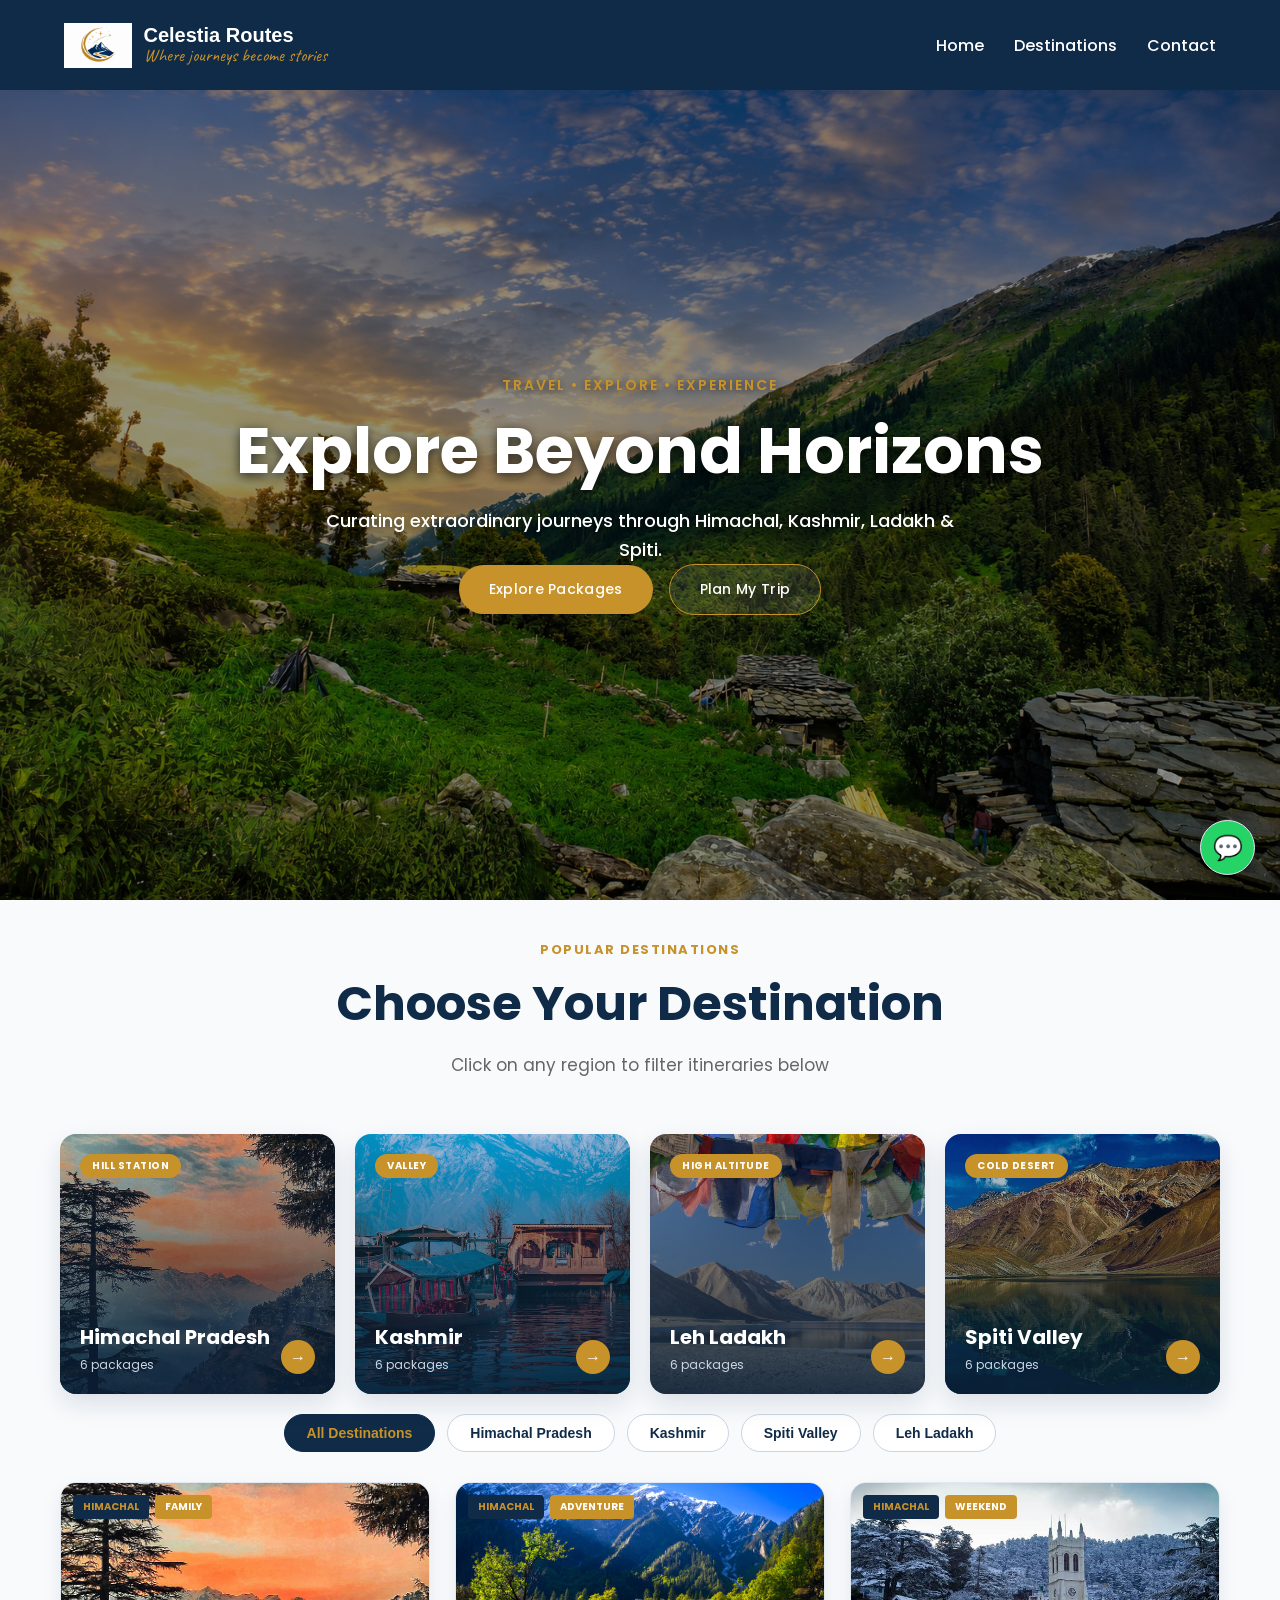
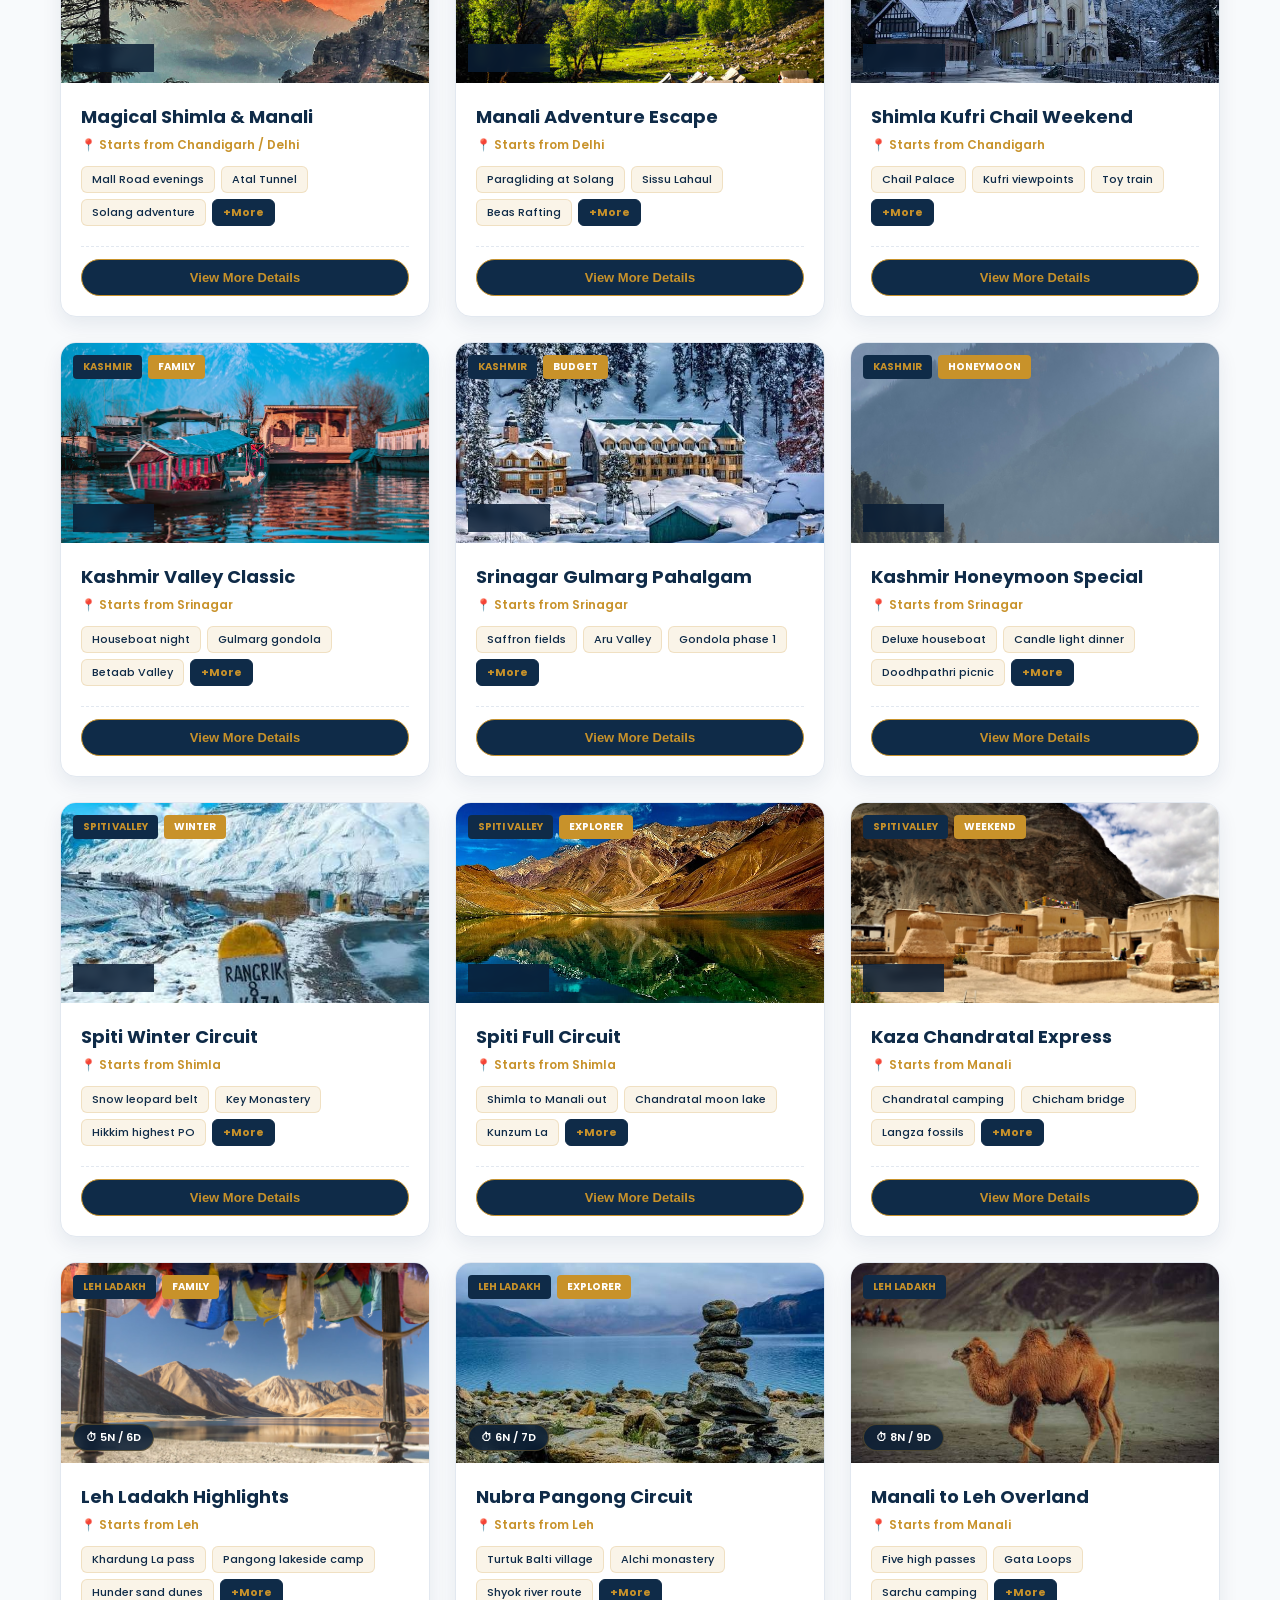
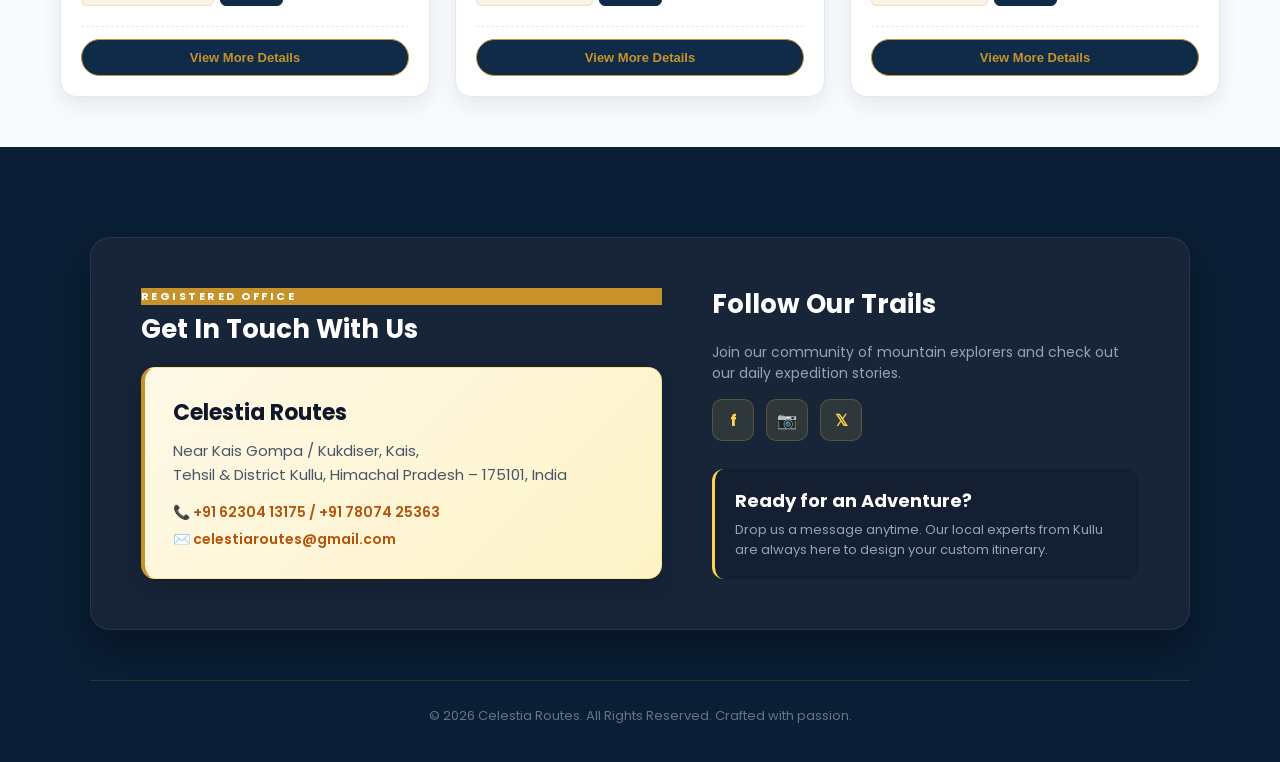
<file: index.html>
<!DOCTYPE html>
<html lang="en">

<head>
    <!-- Google tag (gtag.js) -->
    <script async src="https://www.googletagmanager.com/gtag/js?id=AW-18494817242"></script>
    <script>
      window.dataLayer = window.dataLayer || [];
      function gtag(){dataLayer.push(arguments);}
      gtag('js', new Date());

      gtag('config', 'AW-18494817242');
    </script>

    <meta charset="UTF-8">
    <meta name="viewport" content="width=device-width, initial-scale=1.0">

    <!-- Google Search SEO Meta Tags -->
    <title>Celestia Routes | Himachal, Kashmir, Ladakh & Spiti Tour Packages</title>
    <meta name="description" content="Explore Himachal, Spiti Valley, Ladakh & Kashmir with Celestia Routes. Custom-crafted itineraries, verified stays, and memorable journeys.">
    <meta name="keywords" content="Celestia Routes, Himachal Tour Packages, Kashmir Tour, Leh Ladakh Expedition, Spiti Valley Trips">

    <!-- Open Graph Tags for Social Media Sharing -->
    <meta property="og:title" content="Celestia Routes | Where Journeys Become Stories">
    <meta property="og:description" content="Curating extraordinary journeys through Himachal, Kashmir, Ladakh, and Spiti.">
    <meta property="og:image" content="Image/logo.png">
    <meta property="og:url" content="https://celestiaroutes.com">

    <link rel="stylesheet" href="style.css">
    <link href="https://fonts.googleapis.com/css2?family=Caveat:wght@500&family=Poppins:wght@400;500;600;700&display=swap" rel="stylesheet">

    <!-- Brand Color Custom Styling -->
    <style>
        :root {
            --brand-navy: #0F2B48;
            --brand-navy-dark: #0A1E35;
            --brand-gold: #C8922A;
            --brand-gold-hover: #B07E1E;
            --brand-gold-light: #FAF4E8;
            --bg-light: #F8FAFC;
        }

        body {
            font-family: 'Poppins', sans-serif;
            background-color: var(--bg-light);
            color: #1e293b;
            margin: 0;
            padding: 0;
        }

        /* Top Main Destinations Grid */
        .dest-cards-container {
            max-width: 1200px;
            margin: 40px auto 20px;
            padding: 0 20px;
            display: grid;
            grid-template-columns: repeat(auto-fit, minmax(240px, 1fr));
            gap: 20px;
        }

        .dest-hero-card {
            position: relative;
            height: 260px;
            border-radius: 16px;
            overflow: hidden;
            box-shadow: 0 10px 25px rgba(15, 43, 72, 0.12);
            cursor: pointer;
            transition: transform 0.3s ease, box-shadow 0.3s ease;
            background-size: cover;
            background-position: center;
        }

        .dest-hero-card:hover {
            transform: translateY(-6px);
            box-shadow: 0 15px 35px rgba(15, 43, 72, 0.25);
        }

        .dest-card-overlay {
            position: absolute;
            inset: 0;
            background: linear-gradient(180deg, rgba(15, 43, 72, 0.15) 0%, rgba(10, 30, 53, 0.9) 100%);
            padding: 20px;
            display: flex;
            flex-direction: column;
            justify-content: space-between;
            box-sizing: border-box;
        }

        .dest-tag {
            align-self: flex-start;
            background: var(--brand-gold);
            color: #ffffff;
            font-size: 10px;
            font-weight: 700;
            padding: 4px 12px;
            border-radius: 20px;
            text-transform: uppercase;
            letter-spacing: 0.5px;
        }

        .dest-info h3 {
            color: #ffffff;
            font-size: 20px;
            margin: 0 0 4px 0;
            font-weight: 700;
        }

        .dest-info p {
            color: #cbd5e1;
            font-size: 12px;
            margin: 0;
        }

        .dest-arrow {
            position: absolute;
            bottom: 20px;
            right: 20px;
            width: 34px;
            height: 34px;
            background: var(--brand-gold);
            color: white;
            border-radius: 50%;
            display: flex;
            align-items: center;
            justify-content: center;
            font-size: 16px;
            font-weight: bold;
            transition: background 0.2s;
        }

        .dest-hero-card:hover .dest-arrow {
            background: #ffffff;
            color: var(--brand-navy);
        }

        /* Filter Pills Tabs */
        .filter-tabs {
            display: flex;
            justify-content: center;
            gap: 12px;
            margin: 20px auto 30px;
            flex-wrap: wrap;
            padding: 0 15px;
        }

        .filter-btn {
            background: #ffffff;
            border: 1px solid #cbd5e1;
            padding: 10px 22px;
            border-radius: 30px;
            font-size: 14px;
            font-weight: 600;
            color: var(--brand-navy);
            cursor: pointer;
            transition: all 0.2s ease;
        }

        .filter-btn.active, .filter-btn:hover {
            background: var(--brand-navy);
            color: var(--brand-gold);
            border-color: var(--brand-navy);
        }

        /* Packages Grid */
        .pkg-grid {
            display: grid;
            grid-template-columns: repeat(auto-fill, minmax(320px, 1fr));
            gap: 25px;
            max-width: 1200px;
            margin: 0 auto 50px;
            padding: 0 20px;
        }

        .pkg-card {
            background: #ffffff;
            border-radius: 16px;
            overflow: hidden;
            box-shadow: 0 8px 20px rgba(15, 43, 72, 0.08);
            transition: transform 0.3s ease, box-shadow 0.3s ease;
            display: flex;
            flex-direction: column;
            border: 1px solid #e2e8f0;
        }

        .pkg-card:hover {
            transform: translateY(-5px);
            box-shadow: 0 15px 30px rgba(15, 43, 72, 0.16);
            border-color: var(--brand-gold);
        }

        .pkg-img-box {
            position: relative;
            height: 200px;
            background-size: cover;
            background-position: center;
        }

        .pkg-badges {
            position: absolute;
            top: 12px;
            left: 12px;
            display: flex;
            gap: 6px;
            flex-wrap: wrap;
        }

        .badge-pill {
            background: var(--brand-navy);
            color: var(--brand-gold);
            font-size: 10px;
            font-weight: 700;
            padding: 4px 10px;
            border-radius: 4px;
            text-transform: uppercase;
        }

        .badge-pill.gold {
            background: var(--brand-gold);
            color: #ffffff;
        }

        .pkg-duration {
            position: absolute;
            bottom: 12px;
            left: 12px;
            background: rgba(10, 30, 53, 0.85);
            color: #ffffff;
            font-size: 11px;
            font-weight: 600;
            padding: 4px 12px;
            border-radius: 20px;
            backdrop-filter: blur(4px);
            border: 1px solid rgba(200, 146, 42, 0.3);
        }

        .pkg-body {
            padding: 20px;
            display: flex;
            flex-direction: column;
            flex-grow: 1;
        }

        .pkg-title {
            font-size: 18px;
            font-weight: 700;
            color: var(--brand-navy);
            margin: 0 0 6px 0;
        }

        .pkg-location {
            font-size: 12px;
            color: var(--brand-gold);
            font-weight: 600;
            margin-bottom: 12px;
        }

        .pkg-highlights {
            display: flex;
            gap: 6px;
            flex-wrap: wrap;
            margin-bottom: 20px;
        }

        .highlight-tag {
            background: var(--brand-gold-light);
            color: var(--brand-navy);
            font-size: 11px;
            font-weight: 500;
            padding: 4px 10px;
            border-radius: 6px;
            border: 1px solid rgba(200, 146, 42, 0.2);
        }

        .highlight-tag.more-tag {
            background: var(--brand-navy);
            color: var(--brand-gold);
            font-weight: 700;
            border: 1px solid var(--brand-navy);
            cursor: pointer;
        }

        .pkg-footer {
            display: flex;
            align-items: center;
            justify-content: flex-end;
            margin-top: auto;
            padding-top: 12px;
            border-top: 1px dashed #e2e8f0;
        }

        .view-btn {
            background: var(--brand-navy);
            color: var(--brand-gold);
            border: 1px solid var(--brand-gold);
            padding: 10px 20px;
            border-radius: 20px;
            font-size: 13px;
            font-weight: 700;
            cursor: pointer;
            transition: all 0.2s ease;
            width: 100%;
            text-align: center;
        }

        .view-btn:hover {
            background: var(--brand-gold);
            color: #ffffff;
            border-color: var(--brand-gold);
        }

        /* Footer Custom Styling */
        .footer-section {
            background: var(--brand-navy-dark) !important;
        }

        /* Modal Overlay Styling */
        .modal-overlay {
            display: none;
            position: fixed;
            top: 0;
            left: 0;
            width: 100%;
            height: 100%;
            background: rgba(10, 30, 53, 0.75);
            backdrop-filter: blur(4px);
            z-index: 1000;
            justify-content: center;
            align-items: center;
        }

        .modal-box {
            background: #ffffff;
            padding: 32px 28px 28px 28px;
            border-radius: 16px;
            width: 90%;
            max-width: 400px;
            box-shadow: 0 20px 40px rgba(10, 30, 53, 0.3);
            position: relative;
            font-family: 'Poppins', sans-serif;
            box-sizing: border-box;
            border-top: 4px solid var(--brand-gold);
        }

        .close-btn {
            position: absolute;
            top: 16px;
            right: 16px;
            width: 32px;
            height: 32px;
            background: #f1f5f9;
            color: #64748b;
            border-radius: 50%;
            display: flex;
            align-items: center;
            justify-content: center;
            font-size: 20px;
            font-weight: bold;
            cursor: pointer;
            transition: all 0.2s ease;
        }

        .close-btn:hover {
            background: var(--brand-gold-light);
            color: var(--brand-navy);
            transform: rotate(90deg);
        }

        .form-group {
            margin-bottom: 16px;
        }

        .form-group label {
            display: block;
            font-size: 13px;
            font-weight: 600;
            color: var(--brand-navy);
            margin-bottom: 6px;
        }

        .form-group input {
            width: 100%;
            padding: 11px 14px;
            border: 1px solid #cbd5e1;
            border-radius: 8px;
            font-size: 14px;
            box-sizing: border-box;
            outline: none;
        }

        .form-group input:focus {
            border-color: var(--brand-gold);
        }

        .submit-btn {
            width: 100%;
            background: #25D366;
            color: white;
            border: none;
            padding: 13px;
            border-radius: 8px;
            font-size: 15px;
            font-weight: 700;
            cursor: pointer;
            margin-top: 6px;
        }

        /* Floating WhatsApp Icon */
        .whatsapp-float {
            position: fixed;
            bottom: 25px;
            right: 25px;
            background-color: #25D366;
            color: white;
            border-radius: 50px;
            text-align: center;
            font-size: 24px;
            box-shadow: 0px 4px 12px rgba(0, 0, 0, 0.2);
            z-index: 999;
            display: flex;
            align-items: center;
            justify-content: center;
            width: 55px;
            height: 55px;
            text-decoration: none;
            transition: transform 0.3s ease;
        }

        .whatsapp-float:hover {
            transform: scale(1.1);
        }
    </style>
</head>

<body>
    <!-- Navigation -->
    <nav class="navbar" style="background: var(--brand-navy);">
        <div class="logo">
            <img src="Image/logo.png" alt="Celestia Routes Logo" style="height: 45px; vertical-align: middle;">
            <div style="display: inline-block; vertical-align: middle; margin-left: 12px;">
                <span style="display: block; font-weight: bold; font-size: 20px; color: #ffffff; font-family: Arial, sans-serif;">Celestia Routes</span>
                <span class="logo-tagline" style="display: block; font-family: 'Caveat', cursive; font-size: 18px; color: var(--brand-gold); margin-top: -3px;">Where journeys become stories</span>
            </div>
        </div>
        
        <ul class="nav-links">
            <li><a href="#home" style="color: #ffffff;">Home</a></li>
            <li><a href="#destinations" style="color: #ffffff;">Destinations</a></li>
            <li><a href="#contact" style="color: #ffffff;">Contact</a></li>
        </ul>
    </nav>

    <!-- Hero Section -->
    <section class="hero" id="home">
        <div class="hero-content">
            <p class="hero-tagline" style="color: var(--brand-gold); letter-spacing: 2px;">TRAVEL • EXPLORE • EXPERIENCE</p>
            <h1 style="color: #ffffff;">Explore Beyond Horizons</h1>
            <p class="hero-subtitle">Curating extraordinary journeys through Himachal, Kashmir, Ladakh & Spiti.</p>
            <div class="hero-buttons">
                <a href="#destinations" class="btn primary-btn" style="background: var(--brand-gold); color: #ffffff;">Explore Packages</a>
                <a href="javascript:void(0)" onclick="openInquiryForm('Custom Trip')" class="btn secondary-btn" style="border-color: var(--brand-gold); color: #ffffff;">Plan My Trip</a>
            </div>
        </div>
    </section>

    <!-- Main Active Destinations Section -->
    <section id="destinations">
        <div class="section-heading" style="text-align: center; margin-top: 40px;">
            <p class="small-title" style="color: var(--brand-gold); font-weight: 700; letter-spacing: 1.5px;">POPULAR DESTINATIONS</p>
            <h2 style="color: var(--brand-navy);">Choose Your Destination</h2>
            <p>Click on any region to filter itineraries below</p>
        </div>

        <div class="dest-cards-container">
            <!-- Himachal Pradesh -->
            <div class="dest-hero-card" style="background-image: url('Image/manali.jpg');" onclick="filterCategory('himachal')">
                <div class="dest-card-overlay">
                    <span class="dest-tag">HILL STATION</span>
                    <div class="dest-info">
                        <h3>Himachal Pradesh</h3>
                        <p>6 packages</p>
                    </div>
                    <div class="dest-arrow">&rarr;</div>
                </div>
            </div>

            <!-- Kashmir -->
            <div class="dest-hero-card" style="background-image: url('Image/srinagar.jpg');" onclick="filterCategory('kashmir')">
                <div class="dest-card-overlay">
                    <span class="dest-tag">VALLEY</span>
                    <div class="dest-info">
                        <h3>Kashmir</h3>
                        <p>6 packages</p>
                    </div>
                    <div class="dest-arrow">&rarr;</div>
                </div>
            </div>

            <!-- Leh Ladakh -->
            <div class="dest-hero-card" style="background-image: url('Image/leh.jpg');" onclick="filterCategory('ladakh')">
                <div class="dest-card-overlay">
                    <span class="dest-tag">HIGH ALTITUDE</span>
                    <div class="dest-info">
                        <h3>Leh Ladakh</h3>
                        <p>6 packages</p>
                    </div>
                    <div class="dest-arrow">&rarr;</div>
                </div>
            </div>

            <!-- Spiti Valley -->
            <div class="dest-hero-card" style="background-image: url('Image/chandratal.jpg');" onclick="filterCategory('spiti')">
                <div class="dest-card-overlay">
                    <span class="dest-tag">COLD DESERT</span>
                    <div class="dest-info">
                        <h3>Spiti Valley</h3>
                        <p>6 packages</p>
                    </div>
                    <div class="dest-arrow">&rarr;</div>
                </div>
            </div>
        </div>
    </section>

    <!-- Interactive Filter Pills -->
    <div class="filter-tabs" id="pkg-section">
        <button class="filter-btn active" id="btn-all" onclick="filterCategory('all')">All Destinations</button>
        <button class="filter-btn" id="btn-himachal" onclick="filterCategory('himachal')">Himachal Pradesh</button>
        <button class="filter-btn" id="btn-kashmir" onclick="filterCategory('kashmir')">Kashmir</button>
        <button class="filter-btn" id="btn-spiti" onclick="filterCategory('spiti')">Spiti Valley</button>
        <button class="filter-btn" id="btn-ladakh" onclick="filterCategory('ladakh')">Leh Ladakh</button>
    </div>

    <!-- Package Grid Container -->
    <div class="pkg-grid">
        
        <!-- HIMACHAL PACKAGES -->
        <div class="pkg-card" data-category="himachal">
            <div class="pkg-img-box" style="background-image: url('Image/manali.jpg');">
                <div class="pkg-badges">
                    <span class="badge-pill">HIMACHAL</span>
                    <span class="badge-pill gold">FAMILY</span>
                </div>
                <span class="pkg-duration">⏱ 5N / 6D</span>
            </div>
            <div class="pkg-body">
                <h3 class="pkg-title">Magical Shimla & Manali</h3>
                <div class="pkg-location">📍 Starts from Chandigarh / Delhi</div>
                <div class="pkg-highlights">
                    <span class="highlight-tag">Mall Road evenings</span>
                    <span class="highlight-tag">Atal Tunnel</span>
                    <span class="highlight-tag">Solang adventure</span>
                    <span class="highlight-tag more-tag">+More</span>
                </div>
                <div class="pkg-footer">
                    <button class="view-btn" onclick="openInquiryForm('Magical Shimla & Manali (5N/6D)')">View More Details</button>
                </div>
            </div>
        </div>

        <div class="pkg-card" data-category="himachal">
            <div class="pkg-img-box" style="background-image: url('Image/kasol.jpg');">
                <div class="pkg-badges">
                    <span class="badge-pill">HIMACHAL</span>
                    <span class="badge-pill gold">ADVENTURE</span>
                </div>
                <span class="pkg-duration">⏱ 4N / 5D</span>
            </div>
            <div class="pkg-body">
                <h3 class="pkg-title">Manali Adventure Escape</h3>
                <div class="pkg-location">📍 Starts from Delhi</div>
                <div class="pkg-highlights">
                    <span class="highlight-tag">Paragliding at Solang</span>
                    <span class="highlight-tag">Sissu Lahaul</span>
                    <span class="highlight-tag">Beas Rafting</span>
                    <span class="highlight-tag more-tag">+More</span>
                </div>
                <div class="pkg-footer">
                    <button class="view-btn" onclick="openInquiryForm('Manali Adventure Escape (4N/5D)')">View More Details</button>
                </div>
            </div>
        </div>

        <div class="pkg-card" data-category="himachal">
            <div class="pkg-img-box" style="background-image: url('Image/shimla.jpg');">
                <div class="pkg-badges">
                    <span class="badge-pill">HIMACHAL</span>
                    <span class="badge-pill gold">WEEKEND</span>
                </div>
                <span class="pkg-duration">⏱ 3N / 4D</span>
            </div>
            <div class="pkg-body">
                <h3 class="pkg-title">Shimla Kufri Chail Weekend</h3>
                <div class="pkg-location">📍 Starts from Chandigarh</div>
                <div class="pkg-highlights">
                    <span class="highlight-tag">Chail Palace</span>
                    <span class="highlight-tag">Kufri viewpoints</span>
                    <span class="highlight-tag">Toy train</span>
                    <span class="highlight-tag more-tag">+More</span>
                </div>
                <div class="pkg-footer">
                    <button class="view-btn" onclick="openInquiryForm('Shimla Kufri Weekend (3N/4D)')">View More Details</button>
                </div>
            </div>
        </div>

        <!-- KASHMIR PACKAGES -->
        <div class="pkg-card" data-category="kashmir">
            <div class="pkg-img-box" style="background-image: url('Image/srinagar.jpg');">
                <div class="pkg-badges">
                    <span class="badge-pill">KASHMIR</span>
                    <span class="badge-pill gold">FAMILY</span>
                </div>
                <span class="pkg-duration">⏱ 5N / 6D</span>
            </div>
            <div class="pkg-body">
                <h3 class="pkg-title">Kashmir Valley Classic</h3>
                <div class="pkg-location">📍 Starts from Srinagar</div>
                <div class="pkg-highlights">
                    <span class="highlight-tag">Houseboat night</span>
                    <span class="highlight-tag">Gulmarg gondola</span>
                    <span class="highlight-tag">Betaab Valley</span>
                    <span class="highlight-tag more-tag">+More</span>
                </div>
                <div class="pkg-footer">
                    <button class="view-btn" onclick="openInquiryForm('Kashmir Valley Classic (5N/6D)')">View More Details</button>
                </div>
            </div>
        </div>

        <div class="pkg-card" data-category="kashmir">
            <div class="pkg-img-box" style="background-image: url('Image/gulmarg.jpg');">
                <div class="pkg-badges">
                    <span class="badge-pill">KASHMIR</span>
                    <span class="badge-pill gold">BUDGET</span>
                </div>
                <span class="pkg-duration">⏱ 4N / 5D</span>
            </div>
            <div class="pkg-body">
                <h3 class="pkg-title">Srinagar Gulmarg Pahalgam</h3>
                <div class="pkg-location">📍 Starts from Srinagar</div>
                <div class="pkg-highlights">
                    <span class="highlight-tag">Saffron fields</span>
                    <span class="highlight-tag">Aru Valley</span>
                    <span class="highlight-tag">Gondola phase 1</span>
                    <span class="highlight-tag more-tag">+More</span>
                </div>
                <div class="pkg-footer">
                    <button class="view-btn" onclick="openInquiryForm('Srinagar Gulmarg Pahalgam (4N/5D)')">View More Details</button>
                </div>
            </div>
        </div>

        <div class="pkg-card" data-category="kashmir">
            <div class="pkg-img-box" style="background-image: url('Image/pahalgam.jpg');">
                <div class="pkg-badges">
                    <span class="badge-pill">KASHMIR</span>
                    <span class="badge-pill gold">HONEYMOON</span>
                </div>
                <span class="pkg-duration">⏱ 5N / 6D</span>
            </div>
            <div class="pkg-body">
                <h3 class="pkg-title">Kashmir Honeymoon Special</h3>
                <div class="pkg-location">📍 Starts from Srinagar</div>
                <div class="pkg-highlights">
                    <span class="highlight-tag">Deluxe houseboat</span>
                    <span class="highlight-tag">Candle light dinner</span>
                    <span class="highlight-tag">Doodhpathri picnic</span>
                    <span class="highlight-tag more-tag">+More</span>
                </div>
                <div class="pkg-footer">
                    <button class="view-btn" onclick="openInquiryForm('Kashmir Honeymoon Special (5N/6D)')">View More Details</button>
                </div>
            </div>
        </div>

        <!-- SPITI VALLEY PACKAGES -->
        <div class="pkg-card" data-category="spiti">
            <div class="pkg-img-box" style="background-image: url('Image/kaza.jpg');">
                <div class="pkg-badges">
                    <span class="badge-pill">SPITI VALLEY</span>
                    <span class="badge-pill gold">WINTER</span>
                </div>
                <span class="pkg-duration">⏱ 7N / 8D</span>
            </div>
            <div class="pkg-body">
                <h3 class="pkg-title">Spiti Winter Circuit</h3>
                <div class="pkg-location">📍 Starts from Shimla</div>
                <div class="pkg-highlights">
                    <span class="highlight-tag">Snow leopard belt</span>
                    <span class="highlight-tag">Key Monastery</span>
                    <span class="highlight-tag">Hikkim highest PO</span>
                    <span class="highlight-tag more-tag">+More</span>
                </div>
                <div class="pkg-footer">
                    <button class="view-btn" onclick="openInquiryForm('Spiti Winter Circuit (7N/8D)')">View More Details</button>
                </div>
            </div>
        </div>

        <div class="pkg-card" data-category="spiti">
            <div class="pkg-img-box" style="background-image: url('Image/chandratal.jpg');">
                <div class="pkg-badges">
                    <span class="badge-pill">SPITI VALLEY</span>
                    <span class="badge-pill gold">EXPLORER</span>
                </div>
                <span class="pkg-duration">⏱ 8N / 9D</span>
            </div>
            <div class="pkg-body">
                <h3 class="pkg-title">Spiti Full Circuit</h3>
                <div class="pkg-location">📍 Starts from Shimla</div>
                <div class="pkg-highlights">
                    <span class="highlight-tag">Shimla to Manali out</span>
                    <span class="highlight-tag">Chandratal moon lake</span>
                    <span class="highlight-tag">Kunzum La</span>
                    <span class="highlight-tag more-tag">+More</span>
                </div>
                <div class="pkg-footer">
                    <button class="view-btn" onclick="openInquiryForm('Spiti Full Circuit (8N/9D)')">View More Details</button>
                </div>
            </div>
        </div>

        <div class="pkg-card" data-category="spiti">
            <div class="pkg-img-box" style="background-image: url('Image/tabo.jpg');">
                <div class="pkg-badges">
                    <span class="badge-pill">SPITI VALLEY</span>
                    <span class="badge-pill gold">WEEKEND</span>
                </div>
                <span class="pkg-duration">⏱ 5N / 6D</span>
            </div>
            <div class="pkg-body">
                <h3 class="pkg-title">Kaza Chandratal Express</h3>
                <div class="pkg-location">📍 Starts from Manali</div>
                <div class="pkg-highlights">
                    <span class="highlight-tag">Chandratal camping</span>
                    <span class="highlight-tag">Chicham bridge</span>
                    <span class="highlight-tag">Langza fossils</span>
                    <span class="highlight-tag more-tag">+More</span>
                </div>
                <div class="pkg-footer">
                    <button class="view-btn" onclick="openInquiryForm('Kaza Chandratal Express (5N/6D)')">View More Details</button>
                </div>
            </div>
        </div>

        <!-- LEH LADAKH PACKAGES -->
        <div class="pkg-card" data-category="ladakh">
            <div class="pkg-img-box" style="background-image: url('Image/leh.jpg');">
                <div class="pkg-badges">
                    <span class="badge-pill">LEH LADAKH</span>
                    <span class="badge-pill gold">FAMILY</span>
                </div>
                <span class="pkg-duration">⏱ 5N / 6D</span>
            </div>
            <div class="pkg-body">
                <h3 class="pkg-title">Leh Ladakh Highlights</h3>
                <div class="pkg-location">📍 Starts from Leh</div>
                <div class="pkg-highlights">
                    <span class="highlight-tag">Khardung La pass</span>
                    <span class="highlight-tag">Pangong lakeside camp</span>
                    <span class="highlight-tag">Hunder sand dunes</span>
                    <span class="highlight-tag more-tag">+More</span>
                </div>
                <div class="pkg-footer">
                    <button class="view-btn" onclick="openInquiryForm('Leh Ladakh Highlights (5N/6D)')">View More Details</button>
                </div>
            </div>
        </div>

        <div class="pkg-card" data-category="ladakh">
            <div class="pkg-img-box" style="background-image: url('Image/pangong.jpg');">
                <div class="pkg-badges">
                    <span class="badge-pill">LEH LADAKH</span>
                    <span class="badge-pill gold">EXPLORER</span>
                </div>
                <span class="pkg-duration">⏱ 6N / 7D</span>
            </div>
            <div class="pkg-body">
                <h3 class="pkg-title">Nubra Pangong Circuit</h3>
                <div class="pkg-location">📍 Starts from Leh</div>
                <div class="pkg-highlights">
                    <span class="highlight-tag">Turtuk Balti village</span>
                    <span class="highlight-tag">Alchi monastery</span>
                    <span class="highlight-tag">Shyok river route</span>
                    <span class="highlight-tag more-tag">+More</span>
                </div>
                <div class="pkg-footer">
                    <button class="view-btn" onclick="openInquiryForm('Nubra Pangong Circuit (6N/7D)')">View More Details</button>
                </div>
            </div>
        </div>

        <div class="pkg-card" data-category="ladakh">
            <div class="pkg-img-box" style="background-image: url('Image/nubra.jpg');">
                <div class="badge-pill" style="position: absolute; top: 12px; left: 12px;">LEH LADAKH</div>
                <span class="pkg-duration">⏱ 8N / 9D</span>
            </div>
            <div class="pkg-body">
                <h3 class="pkg-title">Manali to Leh Overland</h3>
                <div class="pkg-location">📍 Starts from Manali</div>
                <div class="pkg-highlights">
                    <span class="highlight-tag">Five high passes</span>
                    <span class="highlight-tag">Gata Loops</span>
                    <span class="highlight-tag">Sarchu camping</span>
                    <span class="highlight-tag more-tag">+More</span>
                </div>
                <div class="pkg-footer">
                    <button class="view-btn" onclick="openInquiryForm('Manali to Leh Overland (8N/9D)')">View More Details</button>
                </div>
            </div>
        </div>

    </div>

    <!-- Registered Office & Footer Section -->
    <footer class="footer-section" id="contact">
        <div class="footer-container">
            <div class="footer-offices">
                <span class="footer-badge" style="background: var(--brand-gold); color: #ffffff;">REGISTERED OFFICE</span>
                <h3 style="color: #ffffff;">Get In Touch With Us</h3>
                
                <div class="office-main-card" style="border-left: 4px solid var(--brand-gold);">
                    <h4>Celestia Routes</h4>
                    <p class="office-address">
                        Near Kais Gompa / Kukdiser, Kais,<br>
                        Tehsil & District Kullu, Himachal Pradesh – 175101, India
                    </p>
                    <div class="office-contacts-list">
                        <p>📞 +91 62304 13175 / +91 78074 25363</p>
                        <p>✉️ celestiaroutes@gmail.com</p>
                    </div>
                </div>
            </div>

            <div class="footer-info">
                <div class="footer-social-box">
                    <h3 style="color: #ffffff;">Follow Our Trails</h3>
                    <p class="social-subtitle">Join our community of mountain explorers and check out our daily expedition stories.</p>
                    <div class="social-icons">
                        <a href="https://www.facebook.com/share/1ME4AEDmze/" target="_blank" class="social-icon" title="Facebook">f</a>
                        <a href="https://www.instagram.com/celestia_routes" target="_blank" class="social-icon" title="Instagram">📷</a>
                        <a href="https://x.com/CelestiaRoutes" target="_blank" class="social-icon" title="Twitter/X">𝕏</a>
                    </div>
                </div>

                <div class="footer-quick-note">
                    <h3 style="color: #ffffff;">Ready for an Adventure?</h3>
                    <p>Drop us a message anytime. Our local experts from Kullu are always here to design your custom itinerary.</p>
                </div>
            </div>
        </div>

        <div class="footer-bottom" style="border-top: 1px solid rgba(200, 146, 42, 0.2);">
            <p>© 2026 Celestia Routes. All Rights Reserved. Crafted with passion.</p>
        </div>
    </footer>

    <!-- Floating WhatsApp Chat Widget -->
    <a href="https://wa.me/916230413175" target="_blank" class="whatsapp-float" title="Chat with us on WhatsApp">
        💬
    </a>

    <!-- Inquiry Modal -->
    <div id="inquiryModal" class="modal-overlay">
        <div class="modal-box">
            <span class="close-btn" onclick="closeInquiryForm()">&times;</span>
            <h3 style="margin-top: 0; color: var(--brand-navy);" id="modalTitle">Inquire Package</h3>
            <p style="font-size: 13px; color: #64748b; margin-bottom: 20px;">Fill in your details to get custom quote & details on WhatsApp.</p>
            
            <form id="whatsappForm" onsubmit="sendToWhatsApp(event)">
                <input type="hidden" id="selectedPackage" value="">
                
                <div class="form-group">
                    <label for="userName">Your Name</label>
                    <input type="text" id="userName" placeholder="Enter your full name" required>
                </div>
                
                <div class="form-group">
                    <label for="travelDates">Approx. Travel Date</label>
                    <input type="date" id="travelDates" required>
                </div>

                <div class="form-group">
                    <label for="travelersCount">Number of Travelers</label>
                    <input type="number" id="travelersCount" min="1" placeholder="e.g. 2, 4, 8" required>
                </div>

                <button type="submit" class="submit-btn">Send Inquiry on WhatsApp 📱</button>
            </form>
        </div>
    </div>

    <!-- JavaScript Logic -->
    <script>
        function filterCategory(category) {
            const cards = document.querySelectorAll('.pkg-card');
            const buttons = document.querySelectorAll('.filter-btn');

            // Toggle active state on filter buttons
            buttons.forEach(btn => btn.classList.remove('active'));
            const activeBtn = document.getElementById('btn-' + category);
            if (activeBtn) {
                activeBtn.classList.add('active');
            }

            // Filter package cards
            cards.forEach(card => {
                if (category === 'all' || card.getAttribute('data-category') === category) {
                    card.style.display = 'flex';
                } else {
                    card.style.display = 'none';
                }
            });

            // Smooth scroll down to packages section when clicking a destination card
            const pkgSection = document.getElementById('pkg-section');
            if (pkgSection) {
                pkgSection.scrollIntoView({ behavior: 'smooth' });
            }
        }

        function openInquiryForm(packageName) {
            document.getElementById('selectedPackage').value = packageName;
            document.getElementById('modalTitle').innerText = packageName;
            document.getElementById('inquiryModal').style.display = 'flex';
        }

        function closeInquiryForm() {
            document.getElementById('inquiryModal').style.display = 'none';
        }

        function sendToWhatsApp(event) {
            event.preventDefault();

            // Google Ads Lead Form Conversion Event Tracking
            if (typeof gtag === 'function') {
                gtag('event', 'conversion', {
                    'send_to': 'AW-18494817242/edAFCPa06pIDEnqHgvNE'
                });
            }

            const packageName = document.getElementById('selectedPackage').value;
            const name = document.getElementById('userName').value;
            const date = document.getElementById('travelDates').value;
            const count = document.getElementById('travelersCount').value;

            const phoneNumber = "916230413175";
            const message = `Hello Celestia Routes! I am interested in booking/learning more about:\n\n` +
                            `📌 *Package:* ${packageName}\n` +
                            `👤 *Name:* ${name}\n` +
                            `📅 *Travel Date:* ${date}\n` +
                            `👥 *Travelers:* ${count}\n\n` +
                            `Please send me complete details and pricing.`;

            const encodedMessage = encodeURIComponent(message);
            window.open(`https://wa.me/${phoneNumber}?text=${encodedMessage}`, '_blank');
            closeInquiryForm();
        }

        // Close modal when clicking outside box
        window.onclick = function(event) {
            const modal = document.getElementById('inquiryModal');
            if (event.target === modal) {
                closeInquiryForm();
            }
        }
    </script>
</body>

</html>
</file>
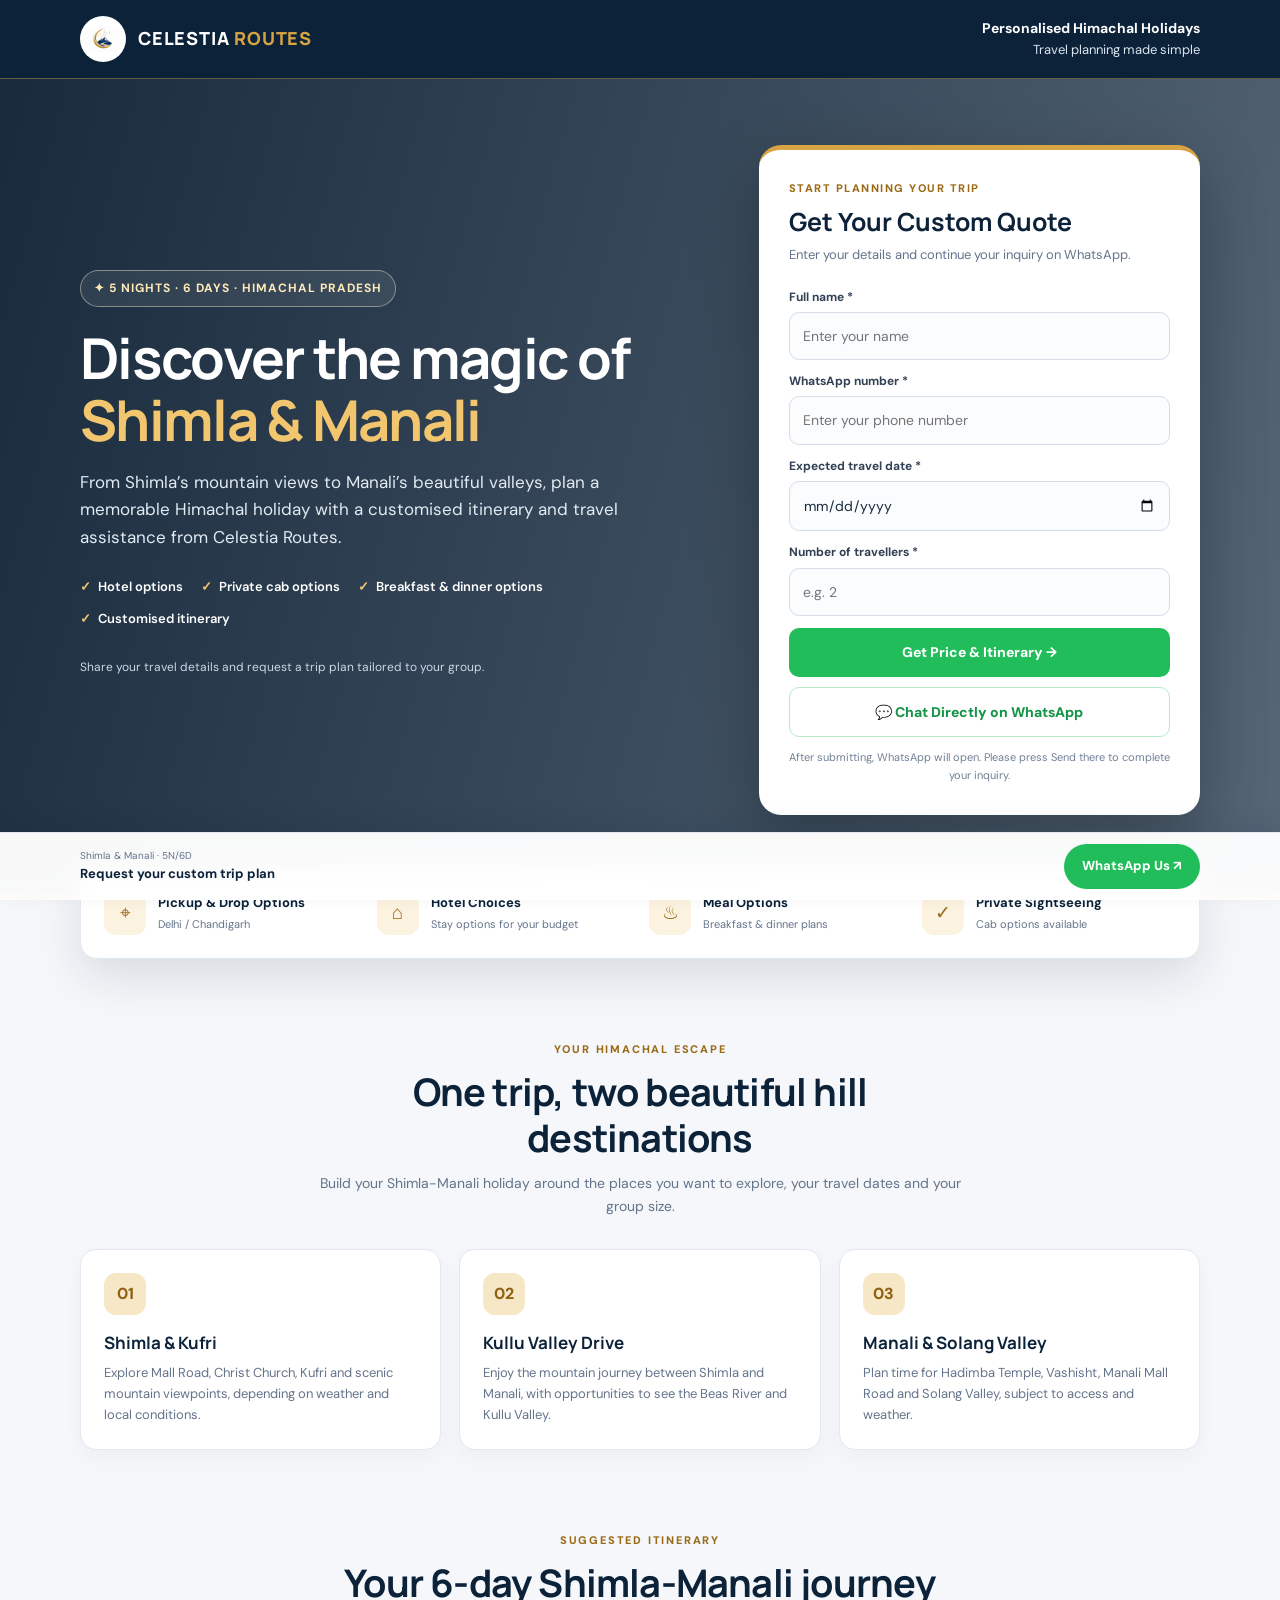
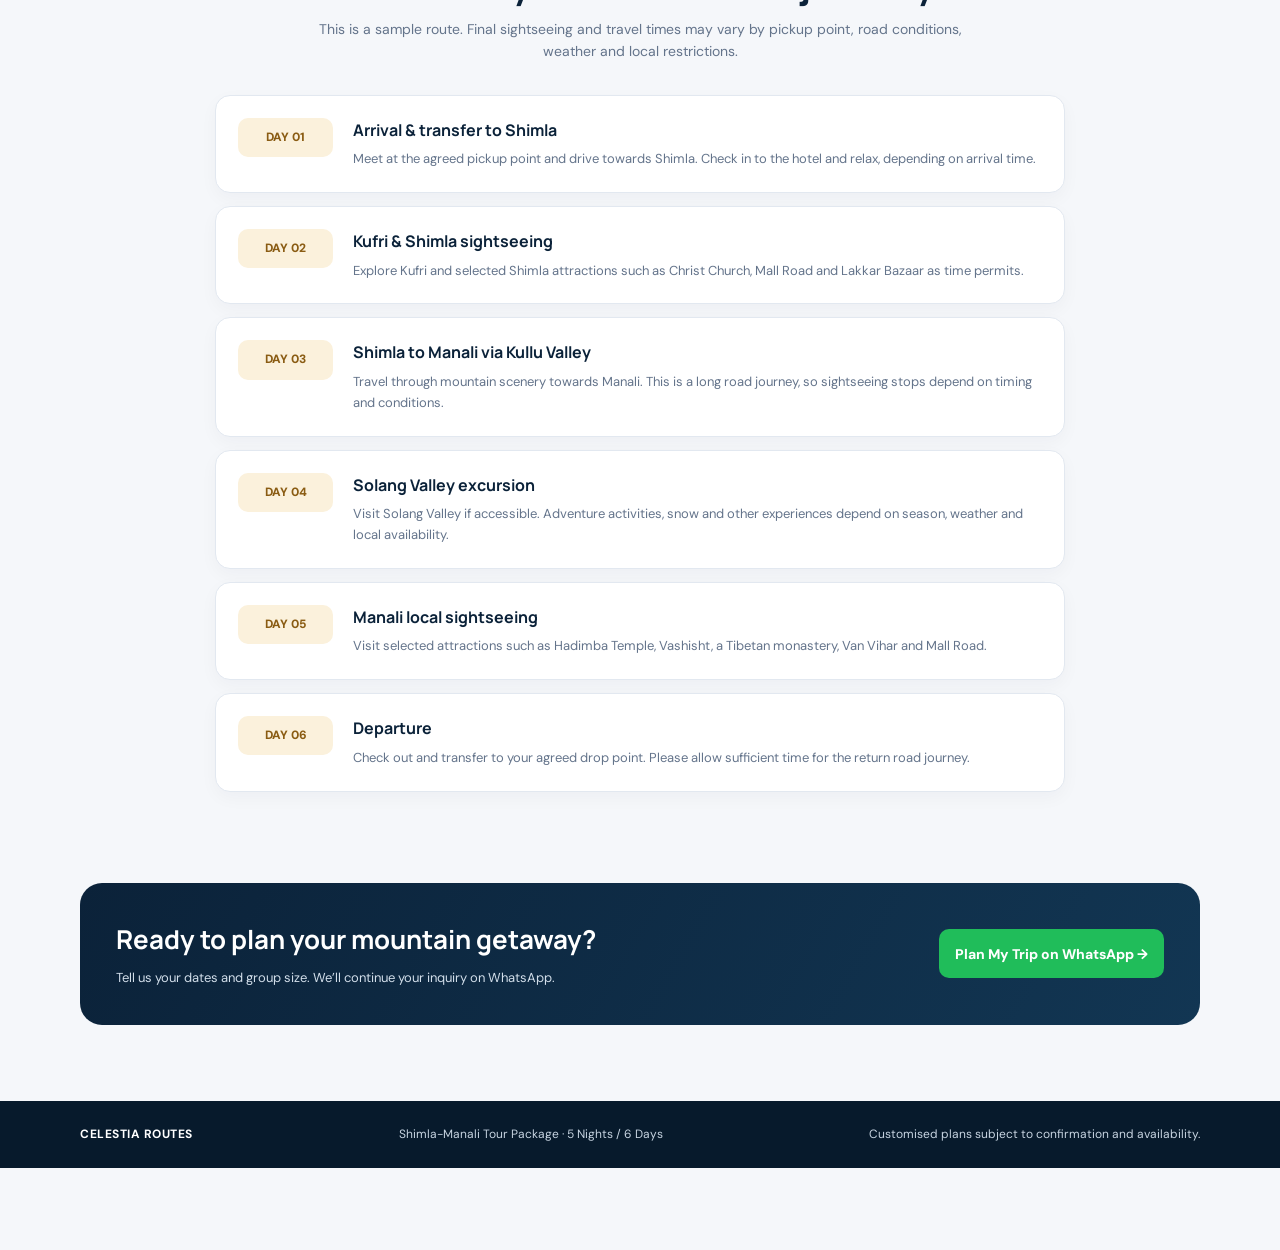
<file: shimla-manali.html>
<!DOCTYPE html>
<html lang="en">
<head>
  <!-- Google Ads tag -->
  <script async src="https://www.googletagmanager.com/gtag/js?id=AW-18494817242"></script>
  <script>
    window.dataLayer = window.dataLayer || [];
    function gtag(){dataLayer.push(arguments);}
    gtag('js', new Date());
    gtag('config', 'AW-18494817242');
  </script>

  <meta charset="UTF-8">
  <meta name="viewport" content="width=device-width, initial-scale=1">
  <meta name="description" content="Explore Shimla and Manali with Celestia Routes. Request a customised 5 nights, 6 days itinerary with hotels, meals and private cab options.">
  <meta name="theme-color" content="#0b2239">
  <title>Shimla Manali Tour Package 5N/6D | Celestia Routes</title>

  <link rel="preconnect" href="https://fonts.googleapis.com">
  <link rel="preconnect" href="https://fonts.gstatic.com" crossorigin>
  <link href="https://fonts.googleapis.com/css2?family=DM+Sans:wght@400;500;600;700&family=Manrope:wght@400;500;600;700;800&display=swap" rel="stylesheet">

  <style>
    :root {
      --navy: #0b2239;
      --navy-light: #123653;
      --gold: #d7a343;
      --gold-light: #f6e7c7;
      --green: #20bd5a;
      --green-dark: #159447;
      --ink: #172b3d;
      --muted: #64748b;
      --paper: #f5f7fa;
      --white: #ffffff;
      --border: #e2e8f0;
      --shadow: 0 18px 48px rgba(11, 34, 57, .12);
    }

    * { box-sizing: border-box; }
    html { scroll-behavior: smooth; }
    body {
      margin: 0;
      font-family: "DM Sans", sans-serif;
      color: var(--ink);
      background: var(--paper);
      line-height: 1.6;
      padding-bottom: 82px;
    }
    a { color: inherit; }
    .container {
      width: min(1120px, calc(100% - 40px));
      margin-inline: auto;
    }

    .site-header {
      position: relative;
      z-index: 5;
      background: var(--navy);
      border-bottom: 1px solid rgba(215,163,67,.45);
    }
    .header-inner {
      min-height: 78px;
      display: flex;
      justify-content: space-between;
      align-items: center;
      gap: 20px;
    }
    .brand {
      display: inline-flex;
      align-items: center;
      gap: 12px;
      text-decoration: none;
      color: white;
      min-width: 0;
    }
    .brand img {
      width: 46px;
      height: 46px;
      object-fit: contain;
      background: #fff;
      border-radius: 50%;
      padding: 4px;
    }
    .brand-name {
      font-family: "Manrope", sans-serif;
      font-weight: 800;
      letter-spacing: .8px;
      line-height: 1.1;
      font-size: 18px;
    }
    .brand-name span { color: var(--gold); }
    .header-note {
      color: #dbe5ef;
      font-size: 13px;
      text-align: right;
    }
    .header-note strong {
      display: block;
      color: #fff;
      font-size: 14px;
    }

    .hero {
      color: white;
      position: relative;
      overflow: hidden;
      background:
        linear-gradient(105deg, rgba(7,27,46,.93), rgba(11,34,57,.68)),
        url("https://images.unsplash.com/photo-1626621341517-bbf3d9990a23?auto=format&fit=crop&w=2000&q=85") center/cover no-repeat;
    }
    .hero::after {
      content: "";
      position: absolute;
      inset: auto 0 0;
      height: 5px;
      background: linear-gradient(90deg, var(--gold), #f5dfaa, var(--gold));
    }
    .hero-grid {
      min-height: 570px;
      padding-block: 66px 84px;
      display: grid;
      grid-template-columns: minmax(0, 1.1fr) minmax(320px, .78fr);
      align-items: center;
      gap: 56px;
      position: relative;
      z-index: 1;
    }
    .eyebrow {
      display: inline-flex;
      align-items: center;
      gap: 8px;
      border: 1px solid rgba(246,231,199,.45);
      background: rgba(255,255,255,.08);
      color: #ffe9b9;
      border-radius: 999px;
      padding: 8px 13px;
      font-size: 12px;
      font-weight: 700;
      letter-spacing: 1px;
      text-transform: uppercase;
    }
    h1, h2, h3, h4 { font-family: "Manrope", sans-serif; }
    .hero h1 {
      max-width: 680px;
      margin: 20px 0 18px;
      font-size: clamp(36px, 4.4vw, 58px);
      line-height: 1.1;
      letter-spacing: -1.7px;
    }
    .hero h1 span { color: #f1c66f; }
    .hero-copy {
      max-width: 590px;
      color: #e2eaf2;
      font-size: 17px;
      margin: 0;
    }
    .hero-points {
      display: flex;
      flex-wrap: wrap;
      gap: 12px 18px;
      margin-top: 26px;
      color: #fff;
      font-size: 13px;
      font-weight: 600;
    }
    .hero-points span::before {
      content: "✓";
      color: #f1c66f;
      font-weight: 800;
      margin-right: 7px;
    }
    .trust-line {
      margin-top: 28px;
      color: #cbd8e5;
      font-size: 12px;
    }

    .quote-card {
      background: #fff;
      color: var(--ink);
      border-radius: 22px;
      padding: 30px;
      box-shadow: 0 24px 65px rgba(0,0,0,.28);
      border-top: 5px solid var(--gold);
    }
    .card-kicker {
      color: #9b6a16;
      font-size: 11px;
      text-transform: uppercase;
      letter-spacing: 1.5px;
      font-weight: 800;
      margin: 0 0 8px;
    }
    .quote-card h2 {
      font-size: 25px;
      line-height: 1.25;
      margin: 0 0 8px;
      color: var(--navy);
    }
    .quote-card .intro {
      margin: 0 0 22px;
      font-size: 13px;
      color: var(--muted);
    }
    .form-grid { display: grid; gap: 12px; }
    .field-label {
      display: block;
      font-size: 12px;
      font-weight: 700;
      color: #334155;
      margin: 0 0 5px;
    }
    .form-control {
      display: block;
      width: 100%;
      min-height: 47px;
      border: 1px solid #d5dee8;
      border-radius: 10px;
      background: #fbfcfe;
      color: var(--ink);
      padding: 12px 13px;
      font: inherit;
      font-size: 14px;
      outline: none;
      transition: border-color .2s, box-shadow .2s;
    }
    .form-control:focus {
      border-color: var(--gold);
      box-shadow: 0 0 0 3px rgba(215,163,67,.17);
    }
    .btn {
      display: inline-flex;
      justify-content: center;
      align-items: center;
      gap: 8px;
      width: 100%;
      min-height: 49px;
      border: 0;
      border-radius: 10px;
      padding: 13px 16px;
      font: inherit;
      font-size: 14px;
      font-weight: 800;
      text-align: center;
      text-decoration: none;
      cursor: pointer;
      transition: transform .18s, background .18s;
    }
    .btn:hover { transform: translateY(-1px); }
    .btn-green { color: #fff; background: var(--green); }
    .btn-green:hover { background: var(--green-dark); }
    .btn-outline {
      color: var(--green-dark);
      background: #fff;
      border: 1px solid #b6e8c8;
      margin-top: 10px;
    }
    .form-note {
      margin: 12px 0 0;
      color: #718096;
      text-align: center;
      font-size: 11px;
    }

    .trust-strip { position: relative; z-index: 2; margin-top: -30px; }
    .trust-grid {
      background: #fff;
      border: 1px solid var(--border);
      border-radius: 17px;
      box-shadow: var(--shadow);
      padding: 23px;
      display: grid;
      grid-template-columns: repeat(4, 1fr);
      gap: 18px;
    }
    .trust-item { display: flex; align-items: center; gap: 12px; }
    .trust-icon {
      width: 42px;
      height: 42px;
      display: grid;
      place-items: center;
      flex: 0 0 auto;
      border-radius: 12px;
      color: #9b6a16;
      background: #fbf2df;
      font-size: 19px;
    }
    .trust-item strong {
      display: block;
      color: var(--navy);
      font-size: 13px;
    }
    .trust-item small {
      display: block;
      color: var(--muted);
      font-size: 11px;
      margin-top: 2px;
    }

    .section { padding: 76px 0 0; }
    .section-heading {
      text-align: center;
      max-width: 680px;
      margin: 0 auto 32px;
    }
    .section-label {
      color: #9b6a16;
      text-transform: uppercase;
      letter-spacing: 1.8px;
      font-size: 11px;
      font-weight: 800;
    }
    .section-heading h2 {
      color: var(--navy);
      font-size: clamp(27px, 3vw, 38px);
      line-height: 1.2;
      margin: 9px 0 12px;
      letter-spacing: -.8px;
    }
    .section-heading p {
      margin: 0;
      color: var(--muted);
      font-size: 14px;
    }

    .highlights {
      display: grid;
      grid-template-columns: repeat(3, 1fr);
      gap: 18px;
    }
    .highlight-card {
      background: white;
      border: 1px solid var(--border);
      border-radius: 16px;
      padding: 23px;
      box-shadow: 0 8px 24px rgba(11,34,57,.04);
    }
    .highlight-card .number {
      display: grid;
      place-items: center;
      width: 42px;
      height: 42px;
      border-radius: 12px;
      color: #916113;
      background: var(--gold-light);
      font-weight: 800;
      margin-bottom: 14px;
    }
    .highlight-card h3 {
      color: var(--navy);
      font-size: 17px;
      margin: 0 0 7px;
    }
    .highlight-card p {
      color: var(--muted);
      font-size: 13px;
      margin: 0;
    }

    .itinerary-section { padding-bottom: 78px; }
    .itinerary { max-width: 850px; margin: 0 auto; }
    .day-card {
      display: grid;
      grid-template-columns: 95px 1fr;
      gap: 20px;
      background: white;
      border: 1px solid var(--border);
      border-radius: 15px;
      padding: 22px;
      margin-bottom: 13px;
      box-shadow: 0 6px 18px rgba(11,34,57,.035);
    }
    .day-number {
      align-self: start;
      padding: 10px 8px;
      text-align: center;
      color: #8a5c13;
      background: #fbf1dc;
      border-radius: 10px;
      font-weight: 800;
      font-size: 12px;
    }
    .day-card h3 {
      margin: 0 0 6px;
      font-size: 16px;
      color: var(--navy);
    }
    .day-card p { margin: 0; font-size: 13px; color: var(--muted); }

    .closing-cta {
      margin: 0 auto 76px;
      border-radius: 22px;
      padding: 36px;
      color: #fff;
      background: linear-gradient(120deg, var(--navy), var(--navy-light));
      display: flex;
      align-items: center;
      justify-content: space-between;
      gap: 25px;
    }
    .closing-cta h2 { margin: 0 0 8px; font-size: 26px; }
    .closing-cta p { margin: 0; color: #d2deea; font-size: 13px; }
    .closing-cta .btn { width: auto; min-width: 210px; }

    footer {
      background: #071a2c;
      color: #c7d4e1;
      padding: 24px 0;
      font-size: 12px;
    }
    .footer-inner {
      display: flex;
      justify-content: space-between;
      align-items: center;
      gap: 16px;
      flex-wrap: wrap;
    }
    footer strong { color: #fff; letter-spacing: .5px; }

    .sticky-bar {
      position: fixed;
      z-index: 20;
      bottom: 0;
      left: 0;
      right: 0;
      display: flex;
      align-items: center;
      justify-content: space-between;
      gap: 14px;
      padding: 11px max(20px, calc((100vw - 1120px) / 2));
      background: rgba(255,255,255,.97);
      border-top: 1px solid var(--border);
      box-shadow: 0 -8px 25px rgba(11,34,57,.09);
      backdrop-filter: blur(12px);
    }
    .sticky-copy { min-width: 0; }
    .sticky-copy small { display: block; color: var(--muted); font-size: 10px; }
    .sticky-copy strong { display: block; color: var(--navy); font-size: 13px; }
    .sticky-btn {
      display: inline-flex;
      align-items: center;
      justify-content: center;
      gap: 7px;
      flex: 0 0 auto;
      border-radius: 999px;
      background: var(--green);
      color: #fff;
      text-decoration: none;
      font-size: 13px;
      font-weight: 800;
      padding: 12px 18px;
    }
    .sticky-btn:hover { background: var(--green-dark); }

    @media (max-width: 850px) {
      .hero-grid {
        grid-template-columns: 1fr;
        gap: 32px;
        padding-block: 48px 70px;
      }
      .quote-card { width: min(100%, 520px); }
      .trust-grid { grid-template-columns: repeat(2, 1fr); }
      .highlights { grid-template-columns: 1fr; }
      .closing-cta { align-items: flex-start; flex-direction: column; }
      .closing-cta .btn { width: 100%; }
    }

    @media (max-width: 520px) {
      .container { width: min(100% - 28px, 1120px); }
      .header-inner { min-height: 68px; }
      .brand img { width: 39px; height: 39px; }
      .brand-name { font-size: 15px; }
      .header-note { font-size: 10px; }
      .header-note strong { font-size: 11px; }
      .hero-grid { padding-top: 38px; gap: 26px; }
      .hero h1 { font-size: 37px; letter-spacing: -1.1px; }
      .hero-copy { font-size: 14px; }
      .hero-points { gap: 8px 12px; font-size: 11px; }
      .quote-card { padding: 23px 19px; border-radius: 17px; }
      .quote-card h2 { font-size: 23px; }
      .trust-strip { margin-top: -22px; }
      .trust-grid { padding: 16px 12px; gap: 16px 10px; }
      .trust-item { gap: 8px; align-items: flex-start; }
      .trust-icon { width: 34px; height: 34px; font-size: 15px; border-radius: 9px; }
      .trust-item strong { font-size: 11px; line-height: 1.3; }
      .trust-item small { font-size: 10px; line-height: 1.35; }
      .section { padding-top: 58px; }
      .day-card { grid-template-columns: 68px 1fr; gap: 12px; padding: 15px; }
      .day-card h3 { font-size: 14px; }
      .day-card p { font-size: 12px; }
      .closing-cta { padding: 26px 21px; margin-bottom: 48px; }
      .closing-cta h2 { font-size: 22px; }
      .sticky-bar { padding: 9px 12px; }
      .sticky-copy strong { font-size: 11px; }
      .sticky-btn { padding: 11px 13px; font-size: 11px; }
    }
  </style>
</head>
<body>

  <header class="site-header">
    <div class="container header-inner">
      <a class="brand" href="#top" aria-label="Celestia Routes home">
        <img src="Image/logo.png" alt="Celestia Routes logo"
             onerror="this.onerror=null;this.src='https://via.placeholder.com/80/0b2239/FFFFFF?text=CR';">
        <span class="brand-name">CELESTIA <span>ROUTES</span></span>
      </a>
      <div class="header-note">
        <strong>Personalised Himachal Holidays</strong>
        Travel planning made simple
      </div>
    </div>
  </header>

  <main id="top">
    <section class="hero">
      <div class="container hero-grid">
        <div class="hero-content">
          <span class="eyebrow">✦ 5 Nights · 6 Days · Himachal Pradesh</span>
          <h1>Discover the magic of <span>Shimla &amp; Manali</span></h1>
          <p class="hero-copy">From Shimla’s mountain views to Manali’s beautiful valleys, plan a memorable Himachal holiday with a customised itinerary and travel assistance from Celestia Routes.</p>
          <div class="hero-points">
            <span>Hotel options</span>
            <span>Private cab options</span>
            <span>Breakfast &amp; dinner options</span>
            <span>Customised itinerary</span>
          </div>
          <p class="trust-line">Share your travel details and request a trip plan tailored to your group.</p>
        </div>

        <div class="quote-card" id="enquiry">
          <p class="card-kicker">Start planning your trip</p>
          <h2>Get Your Custom Quote</h2>
          <p class="intro">Enter your details and continue your inquiry on WhatsApp.</p>

          <form id="lpInquiryForm">
            <div class="form-grid">
              <div>
                <label class="field-label" for="lpName">Full name *</label>
                <input class="form-control" type="text" id="lpName" name="name" placeholder="Enter your name" autocomplete="name" required>
              </div>
              <div>
                <label class="field-label" for="lpPhone">WhatsApp number *</label>
                <input class="form-control" type="tel" id="lpPhone" name="phone" placeholder="Enter your phone number" autocomplete="tel" inputmode="tel" pattern="[0-9+() -]{8,20}" required>
              </div>
              <div>
                <label class="field-label" for="lpDate">Expected travel date *</label>
                <input class="form-control" type="date" id="lpDate" name="date" required>
              </div>
              <div>
                <label class="field-label" for="lpPersons">Number of travellers *</label>
                <input class="form-control" type="number" id="lpPersons" name="persons" placeholder="e.g. 2" min="1" max="100" required>
              </div>
              <button class="btn btn-green" type="submit">Get Price &amp; Itinerary →</button>
            </div>
          </form>

          <a class="btn btn-outline" href="https://wa.me/916230413175?text=Hello%20Celestia%20Routes%2C%20I%20would%20like%20to%20enquire%20about%20the%20Shimla%20Manali%205N%2F6D%20tour%20package." target="_blank" rel="noopener noreferrer">💬 Chat Directly on WhatsApp</a>
          <p class="form-note">After submitting, WhatsApp will open. Please press Send there to complete your inquiry.</p>
        </div>
      </div>
    </section>

    <section class="container trust-strip" aria-label="Package highlights">
      <div class="trust-grid">
        <div class="trust-item">
          <div class="trust-icon" aria-hidden="true">⌖</div>
          <div><strong>Pickup &amp; Drop Options</strong><small>Delhi / Chandigarh</small></div>
        </div>
        <div class="trust-item">
          <div class="trust-icon" aria-hidden="true">⌂</div>
          <div><strong>Hotel Choices</strong><small>Stay options for your budget</small></div>
        </div>
        <div class="trust-item">
          <div class="trust-icon" aria-hidden="true">♨</div>
          <div><strong>Meal Options</strong><small>Breakfast &amp; dinner plans</small></div>
        </div>
        <div class="trust-item">
          <div class="trust-icon" aria-hidden="true">✓</div>
          <div><strong>Private Sightseeing</strong><small>Cab options available</small></div>
        </div>
      </div>
    </section>

    <section class="container section">
      <div class="section-heading">
        <span class="section-label">Your Himachal escape</span>
        <h2>One trip, two beautiful hill destinations</h2>
        <p>Build your Shimla-Manali holiday around the places you want to explore, your travel dates and your group size.</p>
      </div>
      <div class="highlights">
        <article class="highlight-card">
          <div class="number">01</div>
          <h3>Shimla &amp; Kufri</h3>
          <p>Explore Mall Road, Christ Church, Kufri and scenic mountain viewpoints, depending on weather and local conditions.</p>
        </article>
        <article class="highlight-card">
          <div class="number">02</div>
          <h3>Kullu Valley Drive</h3>
          <p>Enjoy the mountain journey between Shimla and Manali, with opportunities to see the Beas River and Kullu Valley.</p>
        </article>
        <article class="highlight-card">
          <div class="number">03</div>
          <h3>Manali &amp; Solang Valley</h3>
          <p>Plan time for Hadimba Temple, Vashisht, Manali Mall Road and Solang Valley, subject to access and weather.</p>
        </article>
      </div>
    </section>

    <section class="container section itinerary-section">
      <div class="section-heading">
        <span class="section-label">Suggested itinerary</span>
        <h2>Your 6-day Shimla-Manali journey</h2>
        <p>This is a sample route. Final sightseeing and travel times may vary by pickup point, road conditions, weather and local restrictions.</p>
      </div>
      <div class="itinerary">
        <article class="day-card">
          <div class="day-number">DAY 01</div>
          <div><h3>Arrival &amp; transfer to Shimla</h3><p>Meet at the agreed pickup point and drive towards Shimla. Check in to the hotel and relax, depending on arrival time.</p></div>
        </article>
        <article class="day-card">
          <div class="day-number">DAY 02</div>
          <div><h3>Kufri &amp; Shimla sightseeing</h3><p>Explore Kufri and selected Shimla attractions such as Christ Church, Mall Road and Lakkar Bazaar as time permits.</p></div>
        </article>
        <article class="day-card">
          <div class="day-number">DAY 03</div>
          <div><h3>Shimla to Manali via Kullu Valley</h3><p>Travel through mountain scenery towards Manali. This is a long road journey, so sightseeing stops depend on timing and conditions.</p></div>
        </article>
        <article class="day-card">
          <div class="day-number">DAY 04</div>
          <div><h3>Solang Valley excursion</h3><p>Visit Solang Valley if accessible. Adventure activities, snow and other experiences depend on season, weather and local availability.</p></div>
        </article>
        <article class="day-card">
          <div class="day-number">DAY 05</div>
          <div><h3>Manali local sightseeing</h3><p>Visit selected attractions such as Hadimba Temple, Vashisht, a Tibetan monastery, Van Vihar and Mall Road.</p></div>
        </article>
        <article class="day-card">
          <div class="day-number">DAY 06</div>
          <div><h3>Departure</h3><p>Check out and transfer to your agreed drop point. Please allow sufficient time for the return road journey.</p></div>
        </article>
      </div>
    </section>

    <section class="container closing-cta">
      <div>
        <h2>Ready to plan your mountain getaway?</h2>
        <p>Tell us your dates and group size. We’ll continue your inquiry on WhatsApp.</p>
      </div>
      <a class="btn btn-green" href="https://wa.me/916230413175?text=Hello%20Celestia%20Routes%2C%20please%20help%20me%20plan%20a%20Shimla%20Manali%205N%2F6D%20holiday." target="_blank" rel="noopener noreferrer">Plan My Trip on WhatsApp →</a>
    </section>
  </main>

  <footer>
    <div class="container footer-inner">
      <strong>CELESTIA ROUTES</strong>
      <span>Shimla-Manali Tour Package · 5 Nights / 6 Days</span>
      <span>Customised plans subject to confirmation and availability.</span>
    </div>
  </footer>

  <div class="sticky-bar">
    <div class="sticky-copy">
      <small>Shimla &amp; Manali · 5N/6D</small>
      <strong>Request your custom trip plan</strong>
    </div>
    <a class="sticky-btn" href="https://wa.me/916230413175?text=Hello%20Celestia%20Routes%2C%20I%20am%20interested%20in%20the%20Shimla%20Manali%205N%2F6D%20package." target="_blank" rel="noopener noreferrer">WhatsApp Us ↗</a>
  </div>

  <script>
    (function () {
      var dateInput = document.getElementById('lpDate');
      var today = new Date();
      var localToday = new Date(today.getTime() - today.getTimezoneOffset() * 60000)
        .toISOString().split('T')[0];
      dateInput.min = localToday;

      document.getElementById('lpInquiryForm').addEventListener('submit', function (event) {
        event.preventDefault();

        var name = document.getElementById('lpName').value.trim();
        var phone = document.getElementById('lpPhone').value.trim();
        var date = document.getElementById('lpDate').value;
        var persons = document.getElementById('lpPersons').value;

        if (!name || !phone || !date || !persons) {
          alert('Please complete all required fields.');
          return;
        }

        /*
          Existing Google Ads conversion action retained.
          This records a form-submit/WhatsApp-open attempt, not confirmation
          that a WhatsApp message was actually sent.
        */
        if (typeof gtag === 'function') {
          gtag('event', 'conversion', {
            'send_to': 'AW-18494817242/edAFCPa06pIDEnqHgvNE'
          });
        }

        var message = [
          'Hello Celestia Routes!',
          '',
          'Shimla Manali (5N/6D) Tour Package Inquiry',
          'Name: ' + name,
          'WhatsApp: ' + phone,
          'Travel date: ' + date,
          'Number of travellers: ' + persons
        ].join('\n');

        var whatsappUrl = 'https://wa.me/916230413175?text=' + encodeURIComponent(message);
        var whatsappWindow = window.open(whatsappUrl, '_blank');

        if (!whatsappWindow) {
          window.location.href = whatsappUrl;
        }
      });
    })();
  </script>
</body>
</html>
</file>
<file: style.css>
/* ==========================================
   GLOBAL STYLES
   ========================================== */

html {
    scroll-behavior: smooth;
    scroll-padding-top: 90px;
}

* {
    margin: 0;
    padding: 0;
    box-sizing: border-box;
}

body {
    font-family: Arial, sans-serif;
    color: #1f3028;
    background: #f8f5ef;
    overflow-x: hidden;
}

img {
    max-width: 100%;
    height: auto;
}


/* ==========================================
   NAVBAR
   ========================================== */

.navbar {
    width: 100%;
    min-height: 90px;
    display: flex;
    align-items: center;
    justify-content: space-between;
    padding: 10px 5%;
    background: #f8f5ef;
    position: sticky;
    top: 0;
    z-index: 1000;
    box-shadow: 0 2px 12px rgba(0, 0, 0, 0.04);
}

.logo {
    display: flex;
    align-items: center;
    min-width: 0;
}

.logo img {
    display: block;
    width: auto;
    height: 45px;
    object-fit: contain;
}

.logo > div {
    min-width: 0;
}

.logo-tagline {
    white-space: nowrap;
}

.nav-links {
    display: flex;
    align-items: center;
    list-style: none;
    gap: 30px;
    margin-left: auto;
}

.nav-links a {
    text-decoration: none;
    color: #1f3028;
    font-size: 16px;
    font-weight: 500;
    transition: color 0.3s ease;
}

.nav-links a:hover {
    color: #0d9488;
}

.hamburger {
    display: none;
    cursor: pointer;
    border: none;
    background: transparent;
    padding: 5px;
}

.hamburger span {
    display: block;
    width: 25px;
    height: 3px;
    margin: 5px 0;
    background: #1f3028;
    border-radius: 5px;
}


/* ==========================================
   HERO SECTION
   ========================================== */

.hero {
    min-height: calc(100vh - 90px);
    display: flex;
    align-items: center;
    justify-content: center;
    text-align: center;
    padding: 60px 20px;

    background-image:
        linear-gradient(
            rgba(0, 0, 0, 0.42),
            rgba(0, 0, 0, 0.42)
        ),
        url("Image/himachal.jpg");

    background-size: cover;
    background-position: center;
    background-repeat: no-repeat;

    color: #ffffff;
}

.hero-content {
    width: 100%;
    max-width: 850px;
    text-align: center;
}

.hero-tagline {
    font-size: 14px;
    font-weight: 600;
    letter-spacing: 3px;
    margin-bottom: 20px;
    color: #ffffff;
    text-shadow: 0 2px 8px rgba(0, 0, 0, 0.7);
}

.hero h1 {
    font-size: 64px;
    line-height: 1.08;
    font-weight: 700;
    margin-bottom: 22px;
    color: #ffffff;
    text-shadow: 0 3px 12px rgba(0, 0, 0, 0.7);
}

.hero-subtitle {
    max-width: 650px;
    margin: 0 auto;
    font-size: 18px;
    line-height: 1.6;
    font-weight: 500;
    color: #ffffff;
    text-shadow: 0 2px 8px rgba(0, 0, 0, 0.7);
}


/* ==========================================
   HERO BUTTONS
   ========================================== */

.hero-buttons {
    display: flex;
    justify-content: center;
    align-items: center;
    gap: 16px;
    flex-wrap: wrap;
}

.btn {
    display: inline-block;
    padding: 14px 30px;
    border-radius: 30px;
    text-decoration: none;
    font-size: 14px;
    font-weight: 500;
    letter-spacing: 0.3px;
    transition: all 0.3s ease;
}

.primary-btn {
    background: #ffffff;
    color: #1f3028;
}

.primary-btn:hover {
    transform: translateY(-2px);
}

.secondary-btn {
    border: 1px solid rgba(255, 255, 255, 0.8);
    color: #ffffff;
    background: rgba(255, 255, 255, 0.08);
}

.secondary-btn:hover {
    background: #ffffff;
    color: #1f3028;
}


/* ==========================================
   INTRO SECTION
   ========================================== */

.intro-section {
    padding: 100px 10%;
    background: #f8f5ef;
    text-align: center;
}

.intro-container {
    width: 100%;
    max-width: 900px;
    margin: 0 auto;
}

.intro-tagline {
    display: inline-block;
    font-size: 13px;
    font-weight: 600;
    letter-spacing: 3px;
    color: #666666;
    margin-bottom: 15px;
    text-transform: uppercase;
}

.intro-section h2 {
    font-size: 42px;
    color: #1f3028;
    margin-bottom: 25px;
    font-weight: 700;
    line-height: 1.2;
}

.intro-lead {
    font-size: 20px;
    line-height: 1.6;
    color: #1f3028;
    font-weight: 500;
    margin-bottom: 30px;
}

.intro-body p {
    font-size: 16px;
    line-height: 1.8;
    color: #555555;
    margin-bottom: 20px;
    text-align: center;
}


/* ==========================================
   DESTINATIONS
   ========================================== */

.destinations {
    padding: 100px 7%;
    background: #f8f5ef;
}

.section-heading {
    width: 100%;
    max-width: 650px;
    margin: 0 auto 55px;
    text-align: center;
}

.section-heading .small-title {
    margin-bottom: 15px;
    font-size: 13px;
    font-weight: 600;
    letter-spacing: 2px;
    color: #666666;
}

.section-heading h2 {
    font-size: 48px;
    line-height: 1.2;
    margin-bottom: 18px;
    color: #1f3028;
}

.section-heading > p:last-child {
    font-size: 17px;
    line-height: 1.7;
    color: #666666;
}

.destination-grid {
    display: grid;
    grid-template-columns: repeat(4, minmax(0, 1fr));
    gap: 25px;
    width: 100%;
}

.destination-card {
    min-width: 0;
    background: #ffffff;
    border-radius: 18px;
    overflow: hidden;
    box-shadow: 0 8px 25px rgba(0, 0, 0, 0.08);
    transition:
        transform 0.3s ease,
        box-shadow 0.3s ease;
}

.destination-card:hover {
    transform: translateY(-8px);
    box-shadow: 0 15px 35px rgba(0, 0, 0, 0.12);
}

.destination-card img {
    width: 100%;
    height: 280px;
    object-fit: cover;
    display: block;
}

.card-content {
    padding: 22px;
}

.card-content h3 {
    font-size: 25px;
    line-height: 1.2;
    margin-bottom: 10px;
    color: #1f3028;
}

.card-content p {
    font-size: 14px;
    line-height: 1.6;
    color: #666666;
    margin-bottom: 15px;
}

.card-content a {
    display: inline-block;
    text-decoration: none;
    color: #1f3028;
    font-weight: bold;
    transition: color 0.3s ease;
}

.card-content a:hover {
    color: #0d9488;
}


/* ==========================================
   DESTINATION DETAILS
   ========================================== */

.details-container {
    display: none;
    padding: 70px 7%;
    background: #ffffff;
    border-top: 1px solid #eeeeee;
    border-bottom: 1px solid #eeeeee;
}

.details-inner {
    width: 100%;
    max-width: 1200px;
    margin: 0 auto;
}

.details-header {
    text-align: center;
    margin-bottom: 40px;
}

.details-header .small-title {
    font-size: 12px;
    font-weight: 700;
    letter-spacing: 2px;
    color: #0d9488;
    text-transform: uppercase;
    margin-bottom: 10px;
}

.details-header h2 {
    font-size: 40px;
    line-height: 1.2;
    color: #1f3028;
}

.details-grid {
    display: grid;
    grid-template-columns: repeat(3, minmax(0, 1fr));
    gap: 25px;
}

.detail-box {
    background: #f8f5ef;
    border: 1px solid #e8e5de;
    border-radius: 15px;
    padding: 25px;
    min-width: 0;
}

.detail-box h3 {
    font-size: 20px;
    color: #1f3028;
    margin-bottom: 15px;
}

.detail-box p {
    color: #555555;
    font-size: 15px;
    line-height: 2;
}

.close-btn {
    display: block;
    margin: 35px auto 0;
    padding: 11px 25px;
    background: #1f3028;
    color: #ffffff;
    border: none;
    cursor: pointer;
    border-radius: 25px;
    font-size: 14px;
    transition: background 0.3s ease;
}

.close-btn:hover {
    background: #0d9488;
}


/* ==========================================
   WHY CHOOSE US
   ========================================== */

.why-us-section {
    padding: 100px 7%;
    background: #ffffff;
    color: #1a1a1a;
}

.why-us-container {
    width: 100%;
    max-width: 1200px;
    margin: 0 auto;
}

.why-us-header {
    text-align: center;
    max-width: 700px;
    margin: 0 auto 60px;
}

.why-us-header .badge {
    display: inline-block;
    background: #e6f4f1;
    color: #0d9488;
    padding: 6px 14px;
    border-radius: 20px;
    font-size: 12px;
    font-weight: 700;
    letter-spacing: 2px;
    text-transform: uppercase;
}

.why-us-header h2 {
    font-size: 38px;
    line-height: 1.2;
    font-weight: 700;
    margin: 15px 0 10px;
    color: #111111;
}

.why-us-header p {
    color: #666666;
    font-size: 16px;
    line-height: 1.6;
}

.features-grid {
    display: grid;
    grid-template-columns: repeat(2, minmax(0, 1fr));
    gap: 30px;
}

.feature-card {
    background: #f9fafb;
    border: 1px solid #e5e7eb;
    padding: 40px;
    border-radius: 12px;
    position: relative;
    transition:
        all 0.3s ease;
}

.feature-card:hover {
    border-color: #0d9488;
    box-shadow: 0 10px 30px rgba(13, 148, 136, 0.08);
    transform: translateY(-5px);
}

.feature-number {
    font-size: 28px;
    font-weight: 800;
    color: #0d9488;
    margin-bottom: 15px;
    opacity: 0.8;
}

.feature-card h3 {
    font-size: 22px;
    line-height: 1.3;
    font-weight: 700;
    margin-bottom: 10px;
    color: #111111;
}

.feature-card p {
    font-size: 15px;
    color: #555555;
    line-height: 1.6;
}


/* ==========================================
   FOOTER & CONTACT
   ========================================== */

.footer-section {
    background: #0f172a;
    color: #ffffff;
    padding: 90px 7% 35px;
    position: relative;
}

.footer-container {
    width: 100%;
    max-width: 1200px;
    margin: 0 auto;
    padding: 50px;

    background: rgba(30, 41, 59, 0.7);
    border: 1px solid rgba(255, 255, 255, 0.08);
    backdrop-filter: blur(12px);

    border-radius: 20px;

    display: grid;
    grid-template-columns: 1.1fr 0.9fr;
    gap: 50px;

    box-shadow: 0 20px 40px rgba(0, 0, 0, 0.3);
}

.footer-badge {
    font-size: 11px;
    font-weight: 700;
    letter-spacing: 2.5px;
    color: #fcd34d;
    text-transform: uppercase;
    display: block;
    margin-bottom: 8px;
}

.footer-offices h3,
.footer-info h3 {
    font-size: 26px;
    font-weight: 700;
    line-height: 1.3;
    color: #ffffff;
    margin-bottom: 20px;
}


/* ==========================================
   OFFICE CARD
   ========================================== */

.office-main-card {
    background: linear-gradient(
        135deg,
        #fef9e7 0%,
        #fef3c7 100%
    );

    border: 1px solid #fde68a;
    padding: 28px;
    border-radius: 14px;
    margin-top: 15px;

    color: #1e293b;

    box-shadow: 0 10px 25px rgba(0, 0, 0, 0.15);
}

.office-main-card h4 {
    font-size: 22px;
    font-weight: 700;
    color: #0f172a;
    margin-bottom: 10px;
}

.office-address {
    font-size: 15px;
    line-height: 1.6;
    color: #475569;
    margin-bottom: 15px;
}

.office-contacts-list p {
    font-size: 14px;
    line-height: 1.5;
    color: #b45309;
    font-weight: 600;
    margin-top: 6px;
}


/* ==========================================
   FOOTER INFO
   ========================================== */

.footer-info {
    display: flex;
    flex-direction: column;
    justify-content: space-between;
}

.footer-social-box {
    margin-bottom: 25px;
}

.social-subtitle {
    font-size: 14px;
    color: #94a3b8;
    line-height: 1.5;
    margin-bottom: 15px;
}

.social-icons {
    display: flex;
    gap: 12px;
    flex-wrap: wrap;
}

.social-icon {
    width: 42px;
    height: 42px;

    background: rgba(252, 211, 77, 0.1);
    color: #fcd34d;

    border-radius: 10px;

    display: flex;
    align-items: center;
    justify-content: center;

    text-decoration: none;
    font-weight: bold;

    border: 1px solid rgba(252, 211, 77, 0.2);

    transition: all 0.3s ease;
}

.social-icon:hover {
    background: #fcd34d;
    color: #0f172a;
    transform: translateY(-4px);
    box-shadow: 0 8px 20px rgba(252, 211, 77, 0.3);
}


/* ==========================================
   QUICK NOTE
   ========================================== */

.footer-quick-note {
    background: rgba(15, 23, 42, 0.4);
    padding: 20px;
    border-radius: 12px;
    border-left: 3px solid #fcd34d;
}

.footer-quick-note h3 {
    font-size: 18px;
    line-height: 1.3;
    margin-bottom: 8px;
    color: #ffffff;
}

.footer-quick-note p {
    font-size: 13px;
    color: #94a3b8;
    line-height: 1.5;
}


/* ==========================================
   FOOTER BOTTOM
   ========================================== */

.footer-bottom {
    width: 100%;
    max-width: 1200px;
    margin: 50px auto 0;
    padding-top: 25px;

    text-align: center;

    border-top: 1px solid rgba(255, 255, 255, 0.08);

    color: #64748b;
    font-size: 13px;
    line-height: 1.6;
}


/* ==========================================
   FLOATING WHATSAPP BUTTON
   ========================================== */

.whatsapp-float {
    position: fixed;
    right: 25px;
    bottom: 25px;

    background: #ffffff;
    color: #1f3028;

    padding: 10px 18px;

    border-radius: 50px;

    display: flex;
    align-items: center;
    gap: 12px;

    text-decoration: none;

    box-shadow: 0 8px 25px rgba(0, 0, 0, 0.25);

    z-index: 9999;

    transition: all 0.3s ease;

    border: 1px solid #e2e8f0;
}

.whatsapp-float:hover {
    transform: translateY(-4px);
    box-shadow: 0 12px 30px rgba(0, 0, 0, 0.35);
}

.whatsapp-float span {
    font-size: 13px;
    color: #334155;
}

.whatsapp-float strong {
    display: block;
}

.whatsapp-icon {
    width: 35px;
    height: 35px;

    background: #25d366;
    color: #ffffff;

    border-radius: 50%;

    display: flex;
    align-items: center;
    justify-content: center;

    font-size: 16px;
}


/* ==========================================
   TABLET
   ========================================== */

@media screen and (max-width: 1100px) {

    .navbar {
        padding-left: 4%;
        padding-right: 4%;
    }

    .destination-grid {
        grid-template-columns: repeat(2, minmax(0, 1fr));
    }

    .hero h1 {
        font-size: 52px;
    }

    .intro-section {
        padding-left: 7%;
        padding-right: 7%;
    }

    .destinations {
        padding-left: 5%;
        padding-right: 5%;
    }

    .why-us-section {
        padding-left: 5%;
        padding-right: 5%;
    }

    .footer-section {
        padding-left: 5%;
        padding-right: 5%;
    }
}


/* ==========================================
   MOBILE
   ========================================== */

@media screen and (max-width: 768px) {

    html {
        scroll-padding-top: 75px;
    }

    /* NAVBAR */

    .navbar {
        min-height: 75px;
        padding: 8px 5%;
    }

    .logo img {
        height: 42px;
    }

    .logo > div {
        margin-left: 8px !important;
    }

    .logo span:first-child {
        font-size: 17px !important;
    }

    .logo-tagline {
        font-size: 15px !important;
    }

    .nav-links {
        position: absolute;
        top: 100%;
        left: 0;

        width: 100%;

        display: none;
        flex-direction: column;

        gap: 0;
        margin: 0;

        background: #f8f5ef;

        box-shadow: 0 8px 15px rgba(0, 0, 0, 0.08);
    }

    .nav-links.active {
        display: flex;
    }

    .nav-links li {
        width: 100%;
        text-align: center;
        border-bottom: 1px solid #e8e5de;
    }

    .nav-links li:last-child {
        border-bottom: none;
    }

    .nav-links a {
        display: block;
        padding: 15px;
        font-size: 15px;
    }

    .hamburger {
        display: block;
    }


    /* HERO */

    .hero {
        min-height: calc(100vh - 75px);
        padding: 50px 20px;
        background-position: center center;
    }

    .hero h1 {
        font-size: 40px;
        line-height: 1.15;
    }

    .hero-tagline {
        font-size: 11px;
        letter-spacing: 2px;
    }

    .hero-subtitle {
        font-size: 16px;
        line-height: 1.6;
    }


    /* INTRO */

    .intro-section {
        padding: 60px 6%;
    }

    .intro-section h2 {
        font-size: 32px;
    }

    .intro-lead {
        font-size: 17px;
    }

    .intro-body p {
        font-size: 15px;
        line-height: 1.7;
    }


    /* DESTINATIONS */

    .destinations {
        padding: 70px 6%;
    }

    .section-heading {
        margin-bottom: 40px;
    }

    .section-heading h2 {
        font-size: 36px;
    }

    .section-heading > p:last-child {
        font-size: 15px;
    }

    .destination-grid {
        grid-template-columns: 1fr;
        gap: 20px;
    }

    .destination-card img {
        height: 240px;
    }


    /* DETAILS */

    .details-container {
        padding: 60px 6%;
    }

    .details-header h2 {
        font-size: 32px;
    }

    .details-grid {
        grid-template-columns: 1fr;
        gap: 18px;
    }


    /* WHY US */

    .why-us-section {
        padding: 70px 6%;
    }

    .why-us-header {
        margin-bottom: 40px;
    }

    .why-us-header h2 {
        font-size: 28px;
    }

    .features-grid {
        grid-template-columns: 1fr;
        gap: 20px;
    }

    .feature-card {
        padding: 30px;
    }


    /* FOOTER */

    .footer-section {
        padding: 60px 5% 25px;
    }

    .footer-container {
        grid-template-columns: 1fr;
        padding: 30px 20px;
        gap: 30px;
    }

    .footer-offices h3,
    .footer-info h3 {
        font-size: 23px;
    }

    .office-main-card {
        padding: 22px;
    }


    /* WHATSAPP */

    .whatsapp-float {
        right: 15px;
        bottom: 15px;
        padding: 8px 12px;
    }

    .whatsapp-float span {
        font-size: 12px;
    }

    .whatsapp-icon {
        width: 32px;
        height: 32px;
        font-size: 15px;
    }
}


/* ==========================================
   VERY SMALL SCREENS
   ========================================== */

@media screen and (max-width: 480px) {

    .navbar {
        padding-left: 4%;
        padding-right: 4%;
    }

    .logo img {
        height: 38px !important;
    }

    .logo > div {
        margin-left: 6px !important;
    }

    .logo span:first-child {
        font-size: 15px !important;
    }

    .logo-tagline {
        font-size: 13px !important;
    }

    .hero {
        padding-left: 15px;
        padding-right: 15px;
    }

    .hero h1 {
        font-size: 34px;
    }

    .hero-tagline {
        font-size: 10px;
        letter-spacing: 1.5px;
    }

    .hero-subtitle {
        font-size: 15px;
    }

    .intro-section h2 {
        font-size: 28px;
    }

    .section-heading h2 {
        font-size: 30px;
    }

    .card-content h3 {
        font-size: 22px;
    }

    .feature-card {
        padding: 25px;
    }

    .whatsapp-float span {
        display: none;
    }

    .whatsapp-float {
        width: 50px;
        height: 50px;
        padding: 0;
        justify-content: center;
    }

    .whatsapp-icon {
        width: 36px;
        height: 36px;
    }
}
</file>
